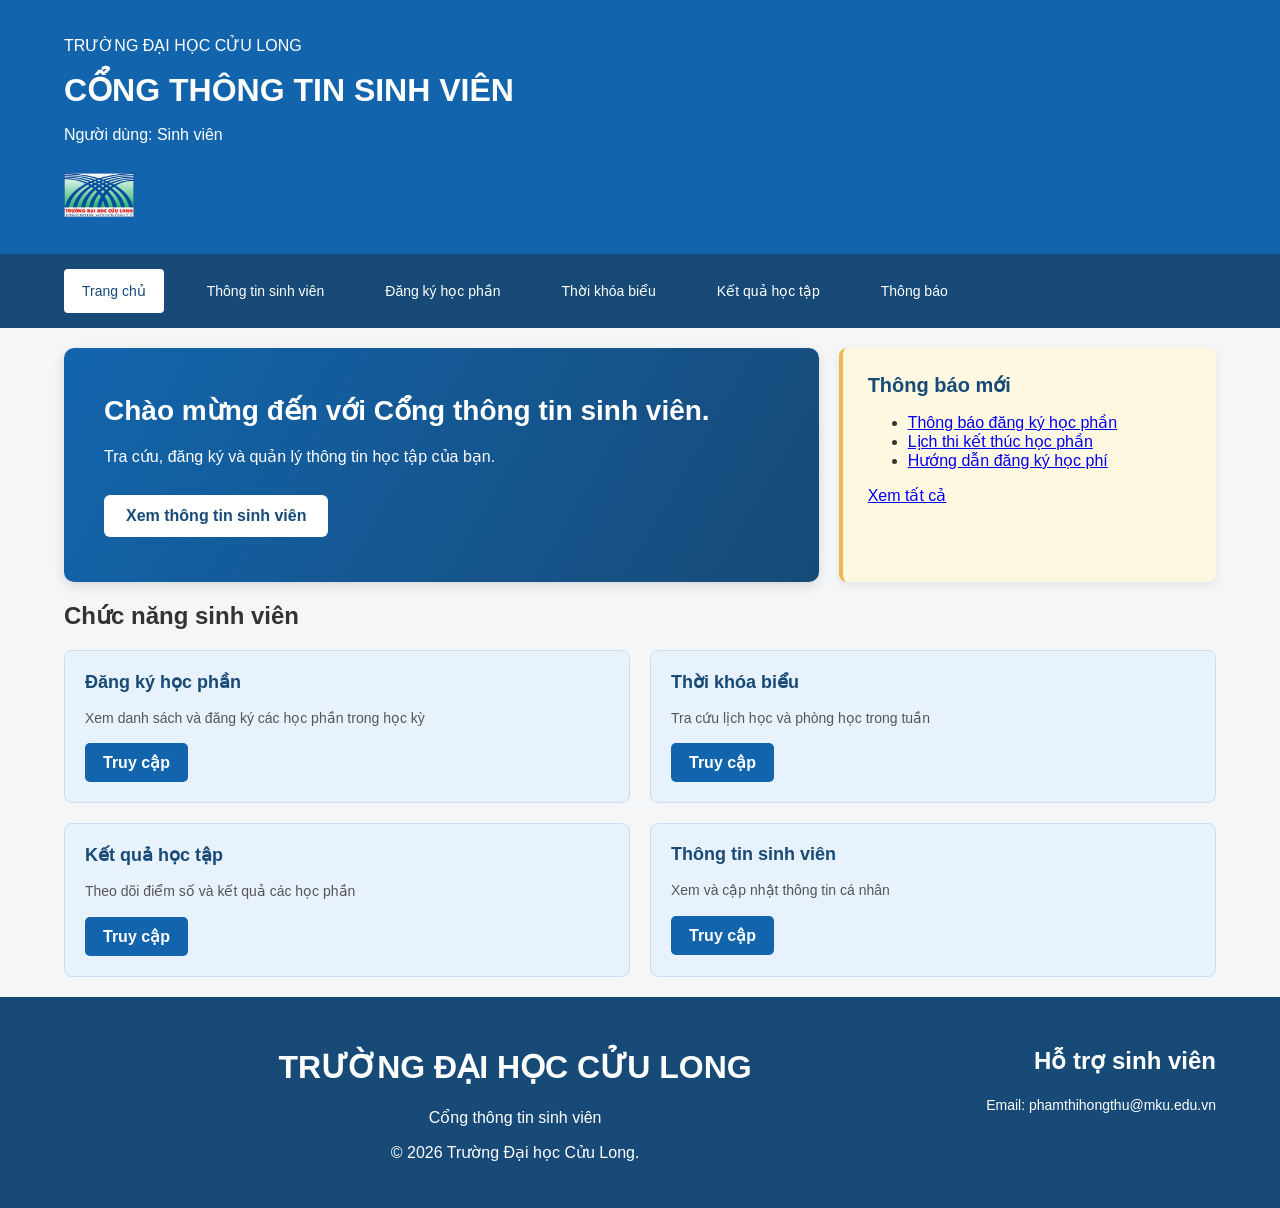
<file: index.html>
<!DOCTYPE html>
<html lang="en">
<head>
    <meta charset="UTF-8">
    <meta name="viewport" content="width=device-width, initial-scale=1.0">
    <link rel="stylesheet" href="css/style.css">
    <title>Cổng thông tin sinh viên</title>
</head>
<body>
    <header>
        <div class="container">
            <p>TRƯỜNG ĐẠI HỌC CỬU LONG</p>
            <h1>CỔNG THÔNG TIN SINH VIÊN</h1>
            <p>Người dùng: Sinh viên</p>
            <div class="header-content">
                <img class="logo" src="images/logo.png" alt="Logo Trường Đại học">
            </div>
        </div>
    </header>
    <nav>
        <div class="container nav-menu">
            <a class="active" href="index.html">Trang chủ</a>
            <a href="sinhvien.html">Thông tin sinh viên</a>
            <a href="dangky.html">Đăng ký học phần</a>
            <a href="thoikhoabieu.html">Thời khóa biểu</a>
            <a href="ketqua.html">Kết quả học tập</a>
            <a href="thongbao.html">Thông báo</a>
        </div>
    </nav>    
    <main class="container">
        <div class="khu-vuc-tong-quan">
            <section class="gioi-thieu">
                <h2>Chào mừng đến với Cổng thông tin sinh viên.</h2>
                <p>Tra cứu, đăng ký và quản lý thông tin học tập của bạn.</p>
                <a class="nut-truy-cap" href="sinhvien.html">Xem thông tin sinh viên</a>
            </section>
            <aside class="thong-bao-moi">
                <h2>Thông báo mới</h2>
                <ul class="danh-sach-thong-bao">
                    <li><a href="thongbao.html">Thông báo đăng ký học phần</a></li>
                    <li><a href="thongbao.html">Lịch thi kết thúc học phần</a></li>
                    <li><a href="thongbao.html">Hướng dẫn đăng ký học phí</a></li>
                </ul>
                <a class="xem-tat-ca" href="thongbao.html">Xem tất cả</a>
            </aside>
        </div>
        <section class="chưc-nang">
            <h2>Chức năng sinh viên</h2>
            <div class="danh-sach-chuc-nang">
                <div class="the-chuc-nang">
                    <h3>Đăng ký học phần</h3>
                    <p>Xem danh sách và đăng ký các học phần trong học kỳ</p>
                    <a class="nut-chuc-nang" href="dangky.html">Truy cập</a>
                </div>
                <div class="the-chuc-nang">
                    <h3>Thời khóa biểu</h3>
                    <p>Tra cứu lịch học và phòng học trong tuần</p>
                    <a class="nut-chuc-nang" href="thoikhoabieu.html">Truy cập</a>
                </div>
                <div class="the-chuc-nang">
                    <h3>Kết quả học tập</h3>
                    <p>Theo dõi điểm số và kết quả các học phần</p>
                    <a class="nut-chuc-nang" href="ketqua.html">Truy cập</a>
                </div>
                <div class="the-chuc-nang">
                    <h3>Thông tin sinh viên</h3>
                    <p>Xem và cập nhật thông tin cá nhân</p>
                    <a class="nut-chuc-nang" href="sinhvien.html">Truy cập</a>
                </div>
            </div>
        </section> 
    </main>
    <footer>
        <div class="container footer-content">
            <!-- <p>&copy; 2026 Trường Đại học Công nghệ. Cổng thông tin sinh viên</p>
            <p>Email: phamthihongthu@mku.edu.vn</p> -->
            <div class="footer-info">
                <h1>TRƯỜNG ĐẠI HỌC CỬU LONG</h1>
                <p>Cổng thông tin sinh viên</p>
                <p>&copy; 2026 Trường Đại học Cửu Long.</p>
            </div>
            <div class="footer-contact">
                <h2>Hỗ trợ sinh viên</h2>
                <p>Email: <a href="mailto:phamthihongthu@mku.edu.vn">phamthihongthu@mku.edu.vn</a></p>
                
            </div>
        </div>
    </footer>
</body>
</html>
</file>
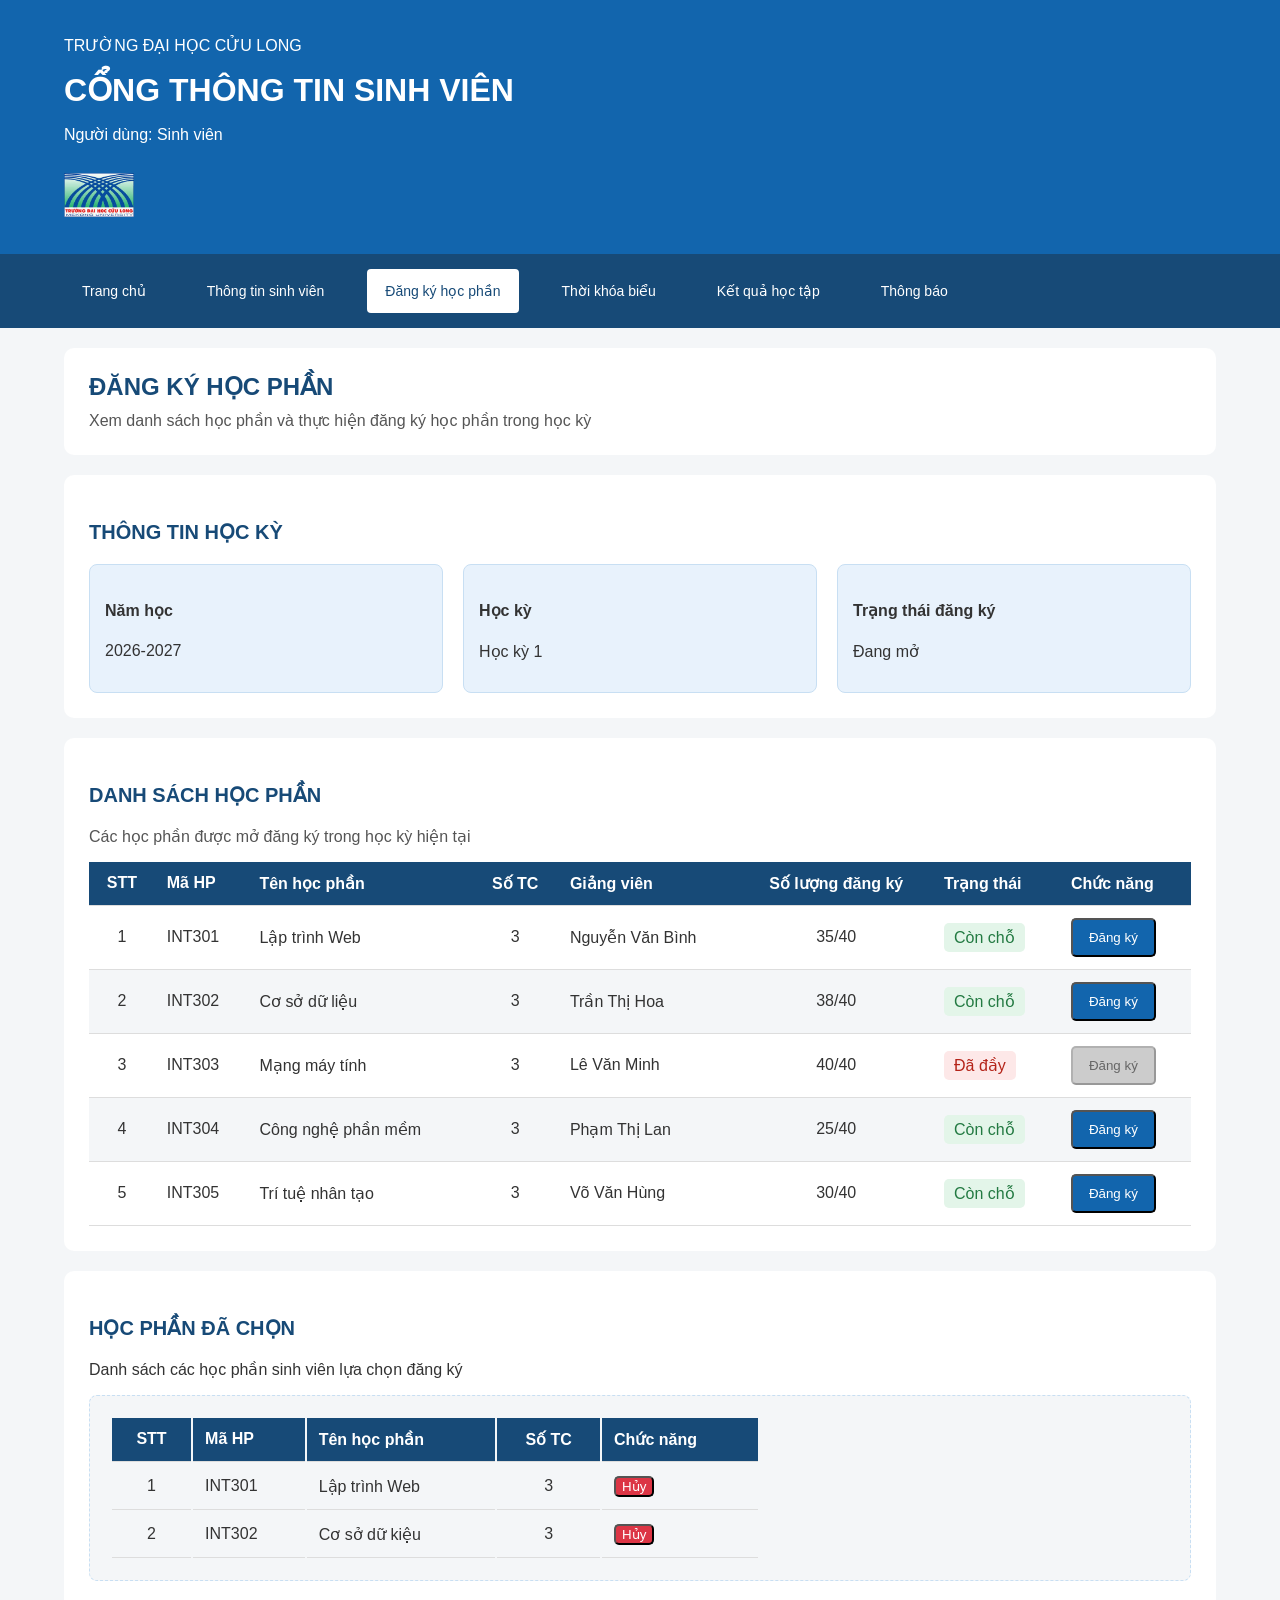
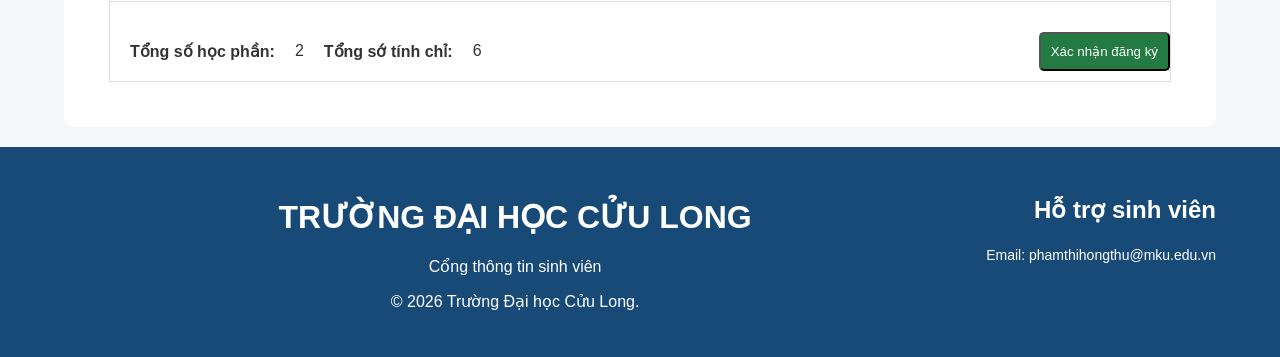
<file: dangky.html>
<!DOCTYPE html>
<html lang="en">
<head>
    <meta charset="UTF-8">
    <meta name="viewport" content="width=device-width, initial-scale=1.0">
    <link rel="stylesheet" href="css/style.css">
    <title>Đăng ký học phần - Cổng thông tin sinh viên</title>
</head>
<body>
    <header>
        <div class="container">
            <p>TRƯỜNG ĐẠI HỌC CỬU LONG</p>
            <h1>CỔNG THÔNG TIN SINH VIÊN</h1>
            <p>Người dùng: Sinh viên</p>
            <div class="header-content">
                <img class="logo" src="images/logo.png" alt="Logo Trường Đại học">
            </div>
        </div>
    </header>
    <nav>
        <div class="container nav-menu">
            <a href="index.html">Trang chủ</a>
            <a href="sinhvien.html">Thông tin sinh viên</a>
            <a class="active" href="dangky.html">Đăng ký học phần</a>
            <a href="thoikhoabieu.html">Thời khóa biểu</a>
            <a href="ketqua.html">Kết quả học tập</a>
            <a href="thongbao.html">Thông báo</a>
        </div>
    </nav>    
    <main class="container">
       <section class="tieu-de-trang">
            <h2>ĐĂNG KÝ HỌC PHẦN</h2>
            <p>Xem danh sách học phần và thực hiện đăng ký học phần trong học kỳ</p>
       </section>
       <section class="thong-tin-hoc-ky">
            <h3>THÔNG TIN HỌC KỲ</h3>
            <div class="danh-sach-hoc-ky">
                <div class="muc-hoc-ky">
                    <h4>Năm học</h4>
                    <p>2026-2027</p>
                </div>
                <div class="muc-hoc-ky">
                    <h4>Học kỳ</h4>
                    <p>Học kỳ 1</p>
                </div>
                <div class="muc-hoc-ky">
                    <h4>Trạng thái đăng ký</h4>
                    <p>Đang mở</p>
                </div>
            </div>
       </section>
       <section class="khu-vuc-hoc-phan">
            <h3>DANH SÁCH HỌC PHẦN</h3>
            <p>Các học phần được mở đăng ký trong học kỳ hiện tại</p>
            <div class="noi-dung-hoc-phan">
                <div class="bang-cuon-ngang">
                    <table class="bang-hoc-phan">
                    <thead>
                        <tr>
                            <th>STT</th>
                            <th>Mã HP</th>
                            <th>Tên học phần</th>
                            <th>Số TC</th>
                            <th>Giảng viên</th>
                            <th>Số lượng đăng ký</th>
                            <th>Trạng thái</th>
                            <th>Chức năng</th>
                        </tr>
                    </thead>
                    <tbody>
                        <tr>
                            <td>1</td>
                            <td>INT301</td>
                            <td>Lập trình Web</td>
                            <td>3</td>
                            <td>Nguyễn Văn Bình</td>
                            <td>35/40</td>
                            <td><span class="trang-thai con-cho">Còn chỗ</span></td>
                            <td><button class="nut-dang-ky">Đăng ký</button></td>
                        </tr>
                        <tr>
                            <td>2</td>
                            <td>INT302</td>
                            <td>Cơ sở dữ liệu</td>
                            <td>3</td>
                            <td>Trần Thị Hoa</td>
                            <td>38/40</td>
                            <td><span class="trang-thai con-cho">Còn chỗ</span></td>
                            <td><button class="nut-dang-ky">Đăng ký</button></td>
                        </tr>
                        <tr>
                            <td>3</td>
                            <td>INT303</td>
                            <td>Mạng máy tính</td>
                            <td>3</td>
                            <td>Lê Văn Minh</td>
                            <td>40/40</td>
                            <td><span class="trang-thai da-day">Đã đầy</span></td>
                            <td><button class="nut-dang-ky nut-dang-ky-bi-vo-hieu-hoa" disabled >Đăng ký</button></td>
                        </tr>
                        <tr>
                            <td>4</td>
                            <td>INT304</td>
                            <td>Công nghệ phần mềm</td>
                            <td>3</td>
                            <td>Phạm Thị Lan</td>
                            <td>25/40</td>
                            <td><span class="trang-thai con-cho">Còn chỗ</span></td>
                            <td><button class="nut-dang-ky">Đăng ký</button></td>
                        </tr>
                        <tr>
                            <td>5</td>
                            <td>INT305</td>
                            <td>Trí tuệ nhân tạo</td>
                            <td>3</td>
                            <td>Võ Văn Hùng</td>
                            <td>30/40</td>
                            <td><span class="trang-thai con-cho">Còn chỗ</span></td>
                            <td><button class="nut-dang-ky">Đăng ký</button></td>
                        </tr>
                    </tbody>
                </table>
                </div>
            </div>
       </section>
       <section class="hoc-phan-da-chon">
            <h3>HỌC PHẦN ĐÃ CHỌN</h3>
            <p>Danh sách các học phần sinh viên lựa chọn đăng ký</p>
            <div class="noi-dung-da-chon">
                <div class="bang-cuon-ngang">
                    <table>
                    <thead>
                        <tr>
                            <th>STT</th>
                            <th>Mã HP</th>
                            <th>Tên học phần</th>
                            <th>Số TC</th>
                            <th>Chức năng</th>
                        </tr>
                    </thead>
                    <tbody>
                        <tr>
                            <td>1</td>
                            <td>INT301</td>
                            <td>Lập trình Web</td>
                            <td>3</td>
                            <td><button class="nut-huy">Hủy</button></td>
                        </tr>
                        <tr>
                            <td>2</td>
                            <td>INT302</td>
                            <td>Cơ sở dữ kiệu</td>
                            <td>3</td>
                            <td><button class="nut-huy">Hủy</button></td>
                        </tr>
                    </tbody>
                </table>
                </div>
            </div>
            <div class="tong-ket-dang-ky">
                <h4>Tổng số học phần: </h4> <span>2</span>
                <h4>Tổng sớ tính chỉ: </h4> <span>6</span>
                <button class="nut-xac-nhan">Xác nhận đăng ký</button>
            </div>
       </section>
    </main>
    <footer>
        <div class="container footer-content">
            <!-- <p>&copy; 2026 Trường Đại học Công nghệ. Cổng thông tin sinh viên</p>
            <p>Email: phamthihongthu@mku.edu.vn</p> -->
            <div class="footer-info">
                <h1>TRƯỜNG ĐẠI HỌC CỬU LONG</h1>
                <p>Cổng thông tin sinh viên</p>
                <p>&copy; 2026 Trường Đại học Cửu Long.</p>
            </div>
            <div class="footer-contact">
                <h2>Hỗ trợ sinh viên</h2>
                <p>Email: <a href="mailto:phamthihongthu@mku.edu.vn">phamthihongthu@mku.edu.vn</a></p>
                
            </div>
        </div>
    </footer>
</body>
</html>
</file>
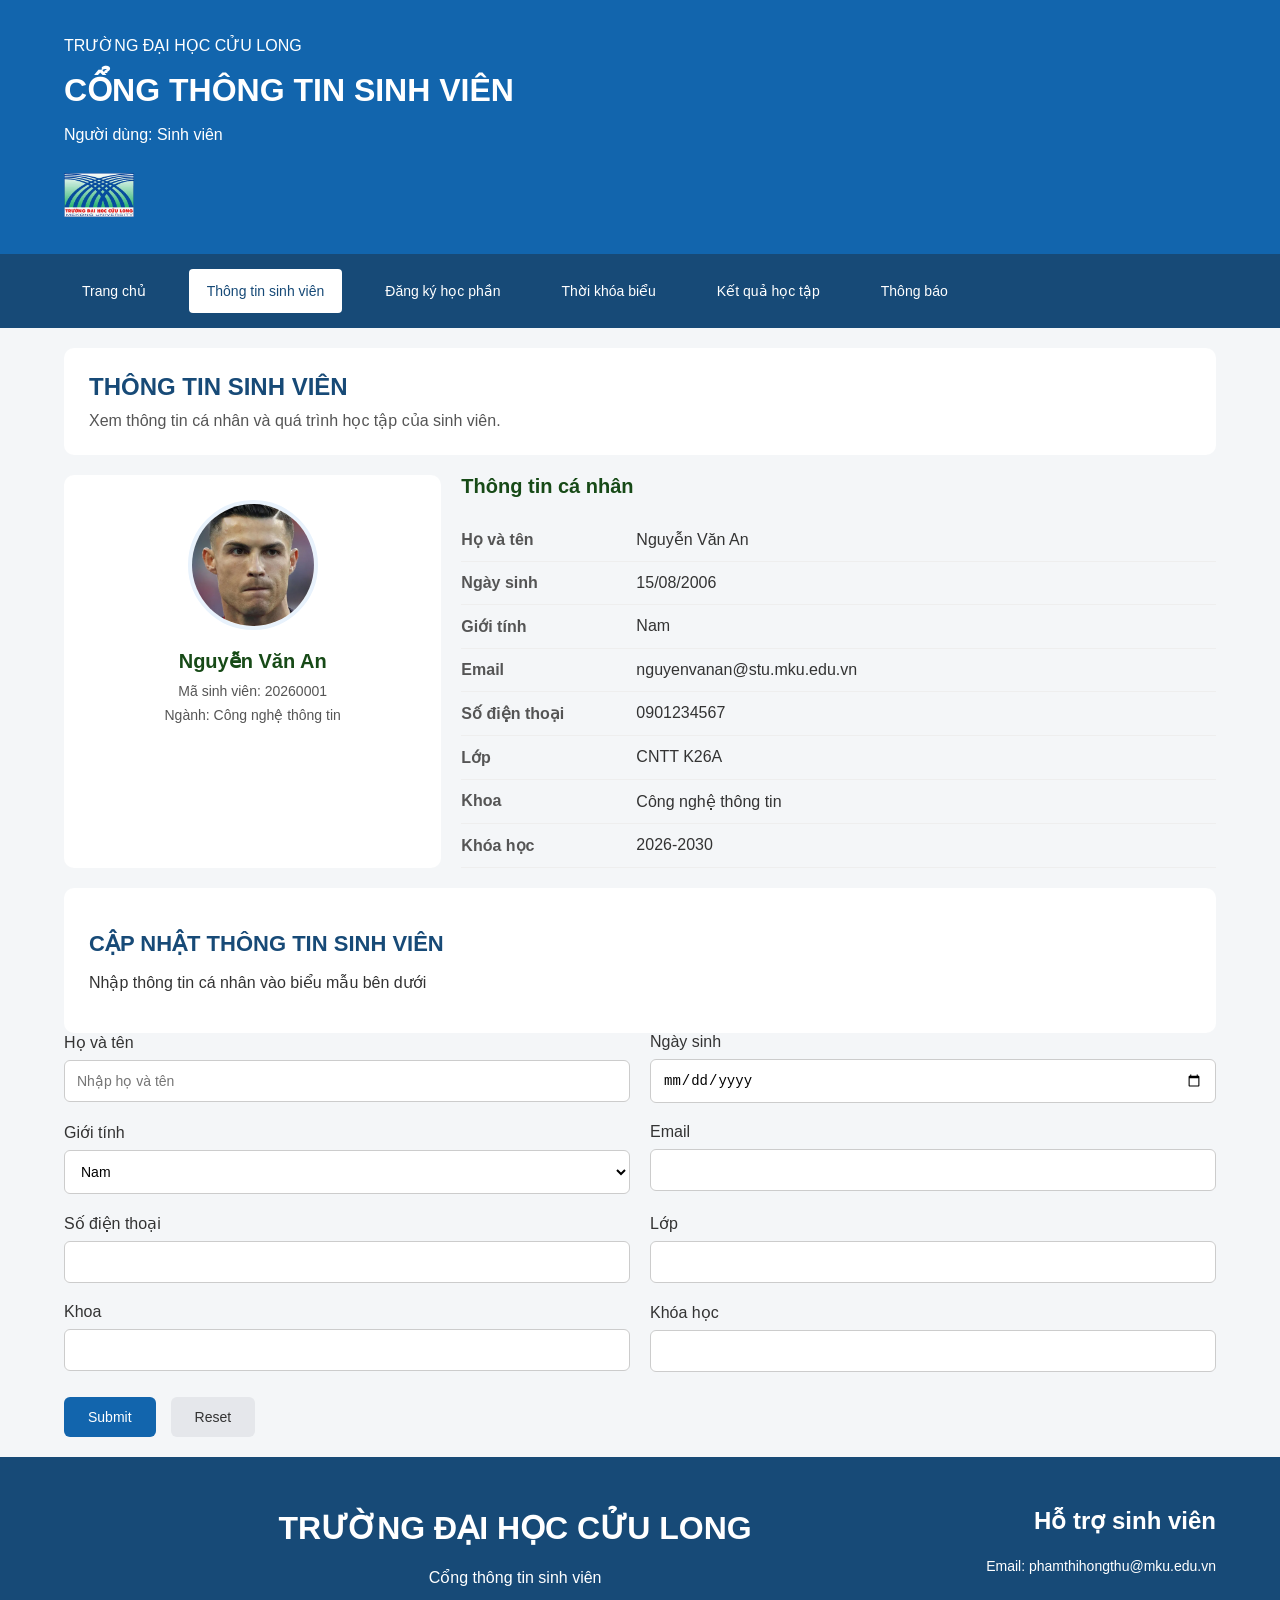
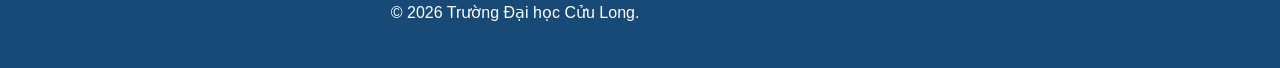
<file: sinhvien.html>
<!DOCTYPE html>
<html lang="en">
<head>
    <meta charset="UTF-8">
    <meta name="viewport" content="width=device-width, initial-scale=1.0">
    <link rel="stylesheet" href="css/style.css">
    <title>Thông tin sinh viên - Cổng thông tin sinh viên</title>
</head>
<body>
    <header>
        <div class="container">
            <p>TRƯỜNG ĐẠI HỌC CỬU LONG</p>
            <h1>CỔNG THÔNG TIN SINH VIÊN</h1>
            <p>Người dùng: Sinh viên</p>
            <div class="header-content">
                <img class="logo" src="images/logo.png" alt="Logo Trường Đại học">
            </div>
        </div>
    </header>
    <nav>
        <div class="container nav-menu">
            <a href="index.html">Trang chủ</a>
            <a class="active" href="sinhvien.html">Thông tin sinh viên</a>
            <a href="dangky.html">Đăng ký học phần</a>
            <a href="thoikhoabieu.html">Thời khóa biểu</a>
            <a href="ketqua.html">Kết quả học tập</a>
            <a href="thongbao.html">Thông báo</a>
        </div>
    </nav>    
    <main class="container">
        <section class="tieu-de-trang">
            <h2>THÔNG TIN SINH VIÊN</h2>
            <p>Xem thông tin cá nhân và quá trình học tập của sinh viên.</p>
        </section>
        <section class="thong-tin-sinh-vien">
            <div class="ho-so-sinh-vien">
                <img class="anh-dai-dien" src="images/avatar.png" alt="ảnh đại diện">
                <h3>Nguyễn Văn An</h3>
                <p>Mã sinh viên: 20260001</p>
                <p>Ngành: Công nghệ thông tin</p>
            </div>
            <div class="chi-tiet-sinh-vien">
                <h3>Thông tin cá nhân</h3>
                <div class="danh-sach-thong-tin">
                    <div class="dong-thong-tin">
                        <span class="nhan-thong-tin">Họ và tên</span>
                        <span class="gia-tri-thong-tin"> Nguyễn Văn An</span>
                    </div>
                    <div class="dong-thong-tin">
                        <span class="nhan-thong-tin">Ngày sinh</span>
                        <span class="gia-tri-thong-tin">15/08/2006</span>
                    </div>
                    <div class="dong-thong-tin">
                        <span class="nhan-thong-tin">Giới tính</span>
                        <span class="gia-tri-thong-tin">Nam</span>
                    </div>
                    <div class="dong-thong-tin">
                        <span class="nhan-thong-tin">Email</span>
                        <span class="gia-tri-thong-tin">nguyenvanan@stu.mku.edu.vn</span>
                    </div>
                    <div class="dong-thong-tin">
                        <span class="nhan-thong-tin">Số điện thoại</span>
                        <span class="gia-tri-thong-tin">0901234567</span>
                    </div>
                    <div class="dong-thong-tin">
                        <span class="nhan-thong-tin">Lớp</span>
                        <span class="gia-tri-thong-tin">CNTT K26A</span>
                    </div>
                    <div class="dong-thong-tin">
                        <span class="nhan-thong-tin">Khoa</span>
                        <span class="gia-tri-thong-tin">Công nghệ thông tin</span>
                    </div>
                    <div class="dong-thong-tin">
                        <span class="nhan-thong-tin">Khóa học</span>
                        <span class="gia-tri-thong-tin">2026-2030</span>
                    </div>
                </div>
            </div>
        </section>
        <section class="cap-nhat-thong-tin">
            <h2>CẬP NHẬT THÔNG TIN SINH VIÊN</h2>
            <p>Nhập thông tin cá nhân vào biểu mẫu bên dưới</p>
        </section>
        <form class="bieu-mau-sinh-vien" action="">
            <div class="luoi-bieu-mau">
                <div class="nhom-nhap-lieu">
                    <label for="HovaTen">Họ và tên</label>
                    <input id="HovaTen" name="HovaTen" type="text" placeholder="Nhập họ và tên">
                </div>
                <div class="nhom-nhap-lieu">
                    <label for="ngaysinh">Ngày sinh</label>
                    <input id="ngaysinh" name="ngaysinh" type="date">
                </div>
                <div class="nhom-nhap-lieu">
                    <label for="gioitinh">Giới tính</label>
                    <select name="gioitinh" id="gioitinh">
                        <option value="nam">Nam</option>
                        <option value="nu">Nữ</option>
                        <option value="khac">Khác</option>
                    </select>
                </div>
                <div class="nhom-nhap-lieu">
                    <label for="email">Email</label>
                    <input type="email" name="email" id="email">
                </div>
                <div class="nhom-nhap-lieu">
                    <label for="sodienthoai">Số điện thoại</label>
                    <input type="tel" name="sodienthoai" id="sodienthoai">
                </div>
                <div class="nhom-nhap-lieu">
                    <label for="lop">Lớp</label>
                    <input type="text" name="lop" id="lop">
                </div>
                <div class="nhom-nhap-lieu">
                    <label for="khoa">Khoa</label>
                    <input type="text" name="khoa" id="khoa">
                </div>
                <div class="nhom-nhap-lieu">
                    <label for="khoahoc">Khóa học</label>
                    <input type="text" name="khoahoc" id="khoahoc">
                </div>
            </div>
            <div class="nut-bieu-mau">
                <button type="submit" class="nut-gui">Submit</button>
                <button type="reset" class="nut-nhap-lai">Reset</button>
            </div>
        </form>
    </main>
    <footer>
        <div class="container footer-content">
            <!-- <p>&copy; 2026 Trường Đại học Công nghệ. Cổng thông tin sinh viên</p>
            <p>Email: phamthihongthu@mku.edu.vn</p> -->
            <div class="footer-info">
                <h1>TRƯỜNG ĐẠI HỌC CỬU LONG</h1>
                <p>Cổng thông tin sinh viên</p>
                <p>&copy; 2026 Trường Đại học Cửu Long.</p>
            </div>
            <div class="footer-contact">
                <h2>Hỗ trợ sinh viên</h2>
                <p>Email: <a href="mailto:phamthihongthu@mku.edu.vn">phamthihongthu@mku.edu.vn</a></p>
                
            </div>
        </div>
    </footer>
</body>
</html>
</file>
<file: css/style.css>
* {
    box-sizing: border-box;
}

body {
    margin: 0;
    font-family: Arial, sans-serif;
    color: #333333;
    background-color: #f4f6f8;

}

.container {
    width: 90%;
    max-width: 1200px;
    margin-left: auto;
    margin-right: auto;
}

header {
    background-color: #1265ad;
    color: white;
    padding-top: 20px;
    padding-bottom: 20px;

}

header h1 {
    margin-top: 10px;
    margin-bottom: 10px;
}

nav {
    background-color: #174a77;
    padding: 15px 0;
}

.nav-menu {
    display: flex;
    align-items: center;
    flex-wrap: wrap;
    gap: 5px;
}

.nav-menu a:hover {
    background-color: #1265ad;
    color: white;
}

.nav-menu a {
    display: block;
    padding: 14px 18px;
    color: white;
    text-decoration: none;
    font-size: 14px;
    border-radius: 4px;
}

nav a {
    color: white;
    text-decoration: none;
    margin-right: 20px;   
}

nav .active {
    background-color: #ffffff;
    color: #174a77;
    text-decoration: bold;    
}

.active:hover {
    background-color: #ffffff;
    color: #174a77;
    text-decoration: bold;
}

main {
    padding: 20px 0;
}

.khu-vuc-tong-quan {
    display: grid;
    grid-template-columns: 2fr 1fr;
    gap: 20px;
    margin-bottom: 20px;
}

.gioi-thieu {
    background: linear-gradient(120deg, #1265ad, #174a77);
    color: white;
    padding: 45px 40px;
    margin-bottom: 0px;
    border-radius: 10px;
    min-height: 230px;
    box-shadow: 0 4px 12px rgba(0, 0, 0, 0.12);
    display: flex;
    flex-direction: column;
    justify-content: center;
    align-items: flex-start;
}

.gioi-thieu h2 {
    font-size: 28px;
    margin: 0 0 15px;
    line-height: 1.3;
}

.gioi-thieu p {
    font-size: 16px;
    line-height: 1.6;
    margin: 0 0 25px;
    max-width: 600px;
}

.nut-truy-cap {
    display: inline-block;
    background-color: #ffffff;
    color: #174a77;
    padding: 12px 22px;
    border-radius: 6px;
    text-decoration: none;
    font-weight: bold;
    transition: background-color 0.2s;
}

.nut-truy-cap:hover {
    background-color: #e8f2fc;
    color: #174a77;
}

.thong-bao-moi {
    background-color: #fff8e1;
    padding: 25px;
    margin-bottom: 0px;
    border-left: 4px solid #e9b949;
    border-radius: 8px;
    box-shadow: 0 3px 10px rgba(0, 0, 0, 0.08);
}

.thong-bao-moi h2 {
    font-size: 20px;
    margin: 0 0 15px;
    color: #174a77;
}

.chuc-nang {
    background-color: #ffffff;
    padding: 25px;
    border-radius: 10px;
}

.chuc-nang h2 {
    color: #174a77;
    margin: 0 0 20px;
}

.danh-sach-chuc-nang {
    display: grid;
    grid-template-columns: repeat(2, 1fr);
    gap: 20px;
}

.the-chuc-nang {
    background-color: #e8f2fc;
    border: 1px solid #c8dff3;
    border-radius: 8px;
    padding: 20px;
    margin-bottom: 0px;
}

.the-chuc-nang h3 {
    font-size: 18px;
    color: #174a77;
    margin: 0 0 10px;
}

.the-chuc-nang p {
    font-size: 14px;
    line-height: 1.6;
    color: #555555;
}

.nut-chuc-nang {
    display: inline-block;
    background-color: #1265ad;
    color: white;
    padding: 10px 18px;
    border-radius: 5px;
    text-decoration: none;
    font-weight: bold;
    transition: background-color 0.2s;
}
.nut-chuc-nang:hover {
    background-color: #174a77;
}

.tieu-de-trang {
    background-color: #ffffff;
    padding: 25px;
    border-radius: 10px;
    margin-bottom: 20px;
}

.tieu-de-trang h2 {
    color: #174a77;
    font-size: 24px;
    margin: 0 0 10px;
}

.tieu-de-trang p {
    color: #555555;
    margin: 0;
}

.thong-tin-sinh-vien {
    display: grid;
    grid-template-columns: 1fr 2fr;
    gap: 20px;
    margin-bottom: 20px;
}

.ho-so-sinh-vien {
    background-color: #ffffff;
    padding: 25px;
    border-radius: 10px;
}

.ho-so-sinh-vien {
    text-align: center;
}

.ho-so-sinh-vien h3 {
    font-size: 20px;
    color: #174a17;
    margin: 0 0 10px;
}

.ho-so-sinh-vien p {
    font-size: 14px;
    color: #555555;
    margin: 8px 0;
}

.anh-dai-dien {
    width: 130px;
    height: 130px;
    object-fit: cover;
    border-radius: 50%;
    border: 4px solid #e8f2fc;
    margin-bottom: 15px;
}

.chi-tiet-sinh-vien h3 {
    color: #174a17;
    font-size: 20px;
    margin: 0 0 20px;
}

.dong-thong-tin {
    display: grid;
    grid-template-columns: 160px 1fr;
    gap: 15px;
    padding: 12px 0;
    border-bottom: 1px solid #eeeeee;
}

.nhan-thong-tin {
    font-weight: bold;
    color: #555555;
}

.gia-tri-thong-tin {
    color: #333333;
}

.cap-nhat-thong-tin {
    background-color: #ffffff;
    padding: 25px;
    border-radius: 10px;
}

.cap-nhat-thong-tin h2 {
    color: #174a77;
    font-size: 22px;
    margin-bottom: 10px;
}

.luoi-bieu-mau {
    display: grid;
    grid-template-columns: repeat(2, 1fr);
    gap: 20px;

}

.nhom-nhap-lieu {
    display: flex;
    flex-direction: column;
    gap: 8px;
}

form input, form select {
    width: 100%;
    padding: 12px;
    border: 1px solid #cccccc;
    border-radius: 6px;
    font-size: 14px;
    background-color: white;
}

form input:focus, form select :focus {
     border: 1px solid #1265ad;
     outline: none;
}

.nut-bieu-mau {
    display: flex;
    gap: 15px;
    margin-top: 25px;
}

.nut-bieu-mau button {
    padding: 12px 24px;
    border: none;
    border-radius: 6px;
    font-size: 14px;
}

.nut-bieu-mau button:hover {
    cursor: pointer;
}

.nut-gui {
    background-color: #1265ad;
    color: #ffffff;
}

.nut-gui:hover {
    background-color: #174a77;
}

.nut-nhap-lai {
    background-color: #e5e7eb;
    color: #333333;
}

.nut-nhap-lai:hover {
    background-color: #d1d5db;
}

.thong-tin-hoc-ky {
    background-color: white;
    padding: 25px;
    border-radius: 10px;
    margin-bottom: 20px;
}

.thong-tin-hoc-ky h3 {
    color: #174a77;
    font-size: 20px;
}

.danh-sach-hoc-ky {
    display: grid;
    grid-template-columns: repeat(3, 1fr);
    gap: 20px;
}

.muc-hoc-ky {
    background-color: #e8f2fc;
    border: 1px solid #c8dff3;
    border-radius: 8px;
    padding: 15px;;
}

.khu-vuc-hoc-phan {
    background-color: white;
    padding: 25px;
    border-radius: 10px;
    margin-bottom: 20px;
}

.khu-vuc-hoc-phan h3 {
    color: #174a77;
    font-size: 20px;
}

.khu-vuc-hoc-phan p {
    color: #555555;
}

.noi-dung-hoc-phan {
    background-color: #ffffff;
    border-radius: 8px;
    padding: 0;
}

.hoc-phan-da-chon {
    background-color: white;
    padding: 25px;
    border-radius: 10px;
}

.hoc-phan-da-chon h3 {
    color: #174a77;
    font-size: 20px;
}

.noi-dung-da-chon {
    background-color: #f4f6f8;
    border:  1px dashed #c8dff3;
    border-radius: 8px;
    padding: 20px;
    min-width: 100px;
}

.bang-hoc-phan {
    width: 100%;
    border-collapse: collapse;
}

table {
    min-width: 650px;
}

th, td {
    padding: 12px;
    border-bottom: 1px solid #dddddd;
    text-align: left;
}

thead {
    background-color: #174a77;
    color: white;
}

tbody tr:nth-child(even) {
    background-color: #f4f6f8;
}

th:nth-child(1), td:nth-child(1), 
th:nth-child(4), td:nth-child(4),
th:nth-child(6), td:nth-child(6) {
    text-align: center;
}

.trang-thai {
    padding: 6px 10px;
    border-radius: 5px;
}


.con-cho {
    background-color: #e3f5e9;
    color: #237a42;
}

.da-day {
    background-color: #fde8e8;
    color: #b42318;
}

.nut-dang-ky {
    background-color: #1265ad;
    color: white;
    padding: 10px 16px;
    border-radius: 5px;
}

.nut-dang-ky:hover {
    background-color: #174a77;
}

.nut-dang-ky-bi-vo-hieu-hoa {
    background-color: #cccccc;
    color: #666666;
    cursor: not-allowed;
}

.nut-huy {
    background-color: #dc3545;
    color: white;
    border-radius: 5px;
}

.nut-huy:hover {
    background-color: #b42318;
}

.tong-ket-dang-ky {
    display: flex;
    align-items: center;
    margin: 20px;
    border: 1px solid #dddddd;
    margin-top: 20px;
    padding-top: 20px;
}

.tong-ket-dang-ky h4 {
    margin: 20px;
}

.nut-xac-nhan {
    background-color: #237a42;
    color: white;
    margin-left: auto;
    padding: 10px;
    border-radius: 5px
}

.nut-xac-nhan:hover {
    background-color: #185c30;

}

.bang-cuon-ngang {
    width: 100%;
    overflow-x: auto;
}

footer {
    background-color: #174a77;
    color: white;
    padding: 30px 0;
    text-align: center;
}

.footer-content {
    display: flex;
    flex-direction: space-between;
    align-items: flex-start;
    flex-wrap: wrap;
    gap: 20px;
}

.footer-info {
    flex: 1;
}

.footer-info h3 {
    font-size: 18px;
    margin: 0 0 10px;
}

.footer-contact {
    text-align: right;
}

.footer-contact p {
    font-size: 14px;
    line-height: 1.6;
    margin: 5px 0;   
}

.footer-contact a {
    color: white;
    text-decoration: none;
}

.footer-contact a:hover {
    color:#c8dff3;
    text-decoration: underline;
}

.logo {
    width: 70px;
    height: 70px;
    object-fit: contain;
}

@media (max-width: 768px) {
    .khu-vuc-tong-quan {
        grid-template-columns: 1fr;
    }

    .danh-sach-chuc-nang {
        grid-template-columns: 1fr;
    }

    .footer-content {
        flex-direction: column;
    }

    .footer-contact {
        text-align: left;
    }

    .gioi-thieu {
        padding: 30px 20px;
    }

    .thong-tin-sinh-vien {
        grid-template-columns: 1fr;
    }

    .dong-thong-tin {
        grid-template-columns: 1fr;
        gap: 5px;
    }

    .luoi-bieu-mau {
        grid-template-columns: 1fr;
    }

    form input, form select {
        box-sizing: border-box;
    }

    .danh-sach-hoc-ky {
        grid-template-columns: 1fr;
    }

    .muc-hoc-ky {
        box-sizing: border-box;
    }

    .tong-ket-dang-ky {
        flex-direction: column;
        align-items: flex-start;
    }

    .nut-xac-nhan {
        align-items: flex-start;
        margin-left: 0;
    }

}
</file>
